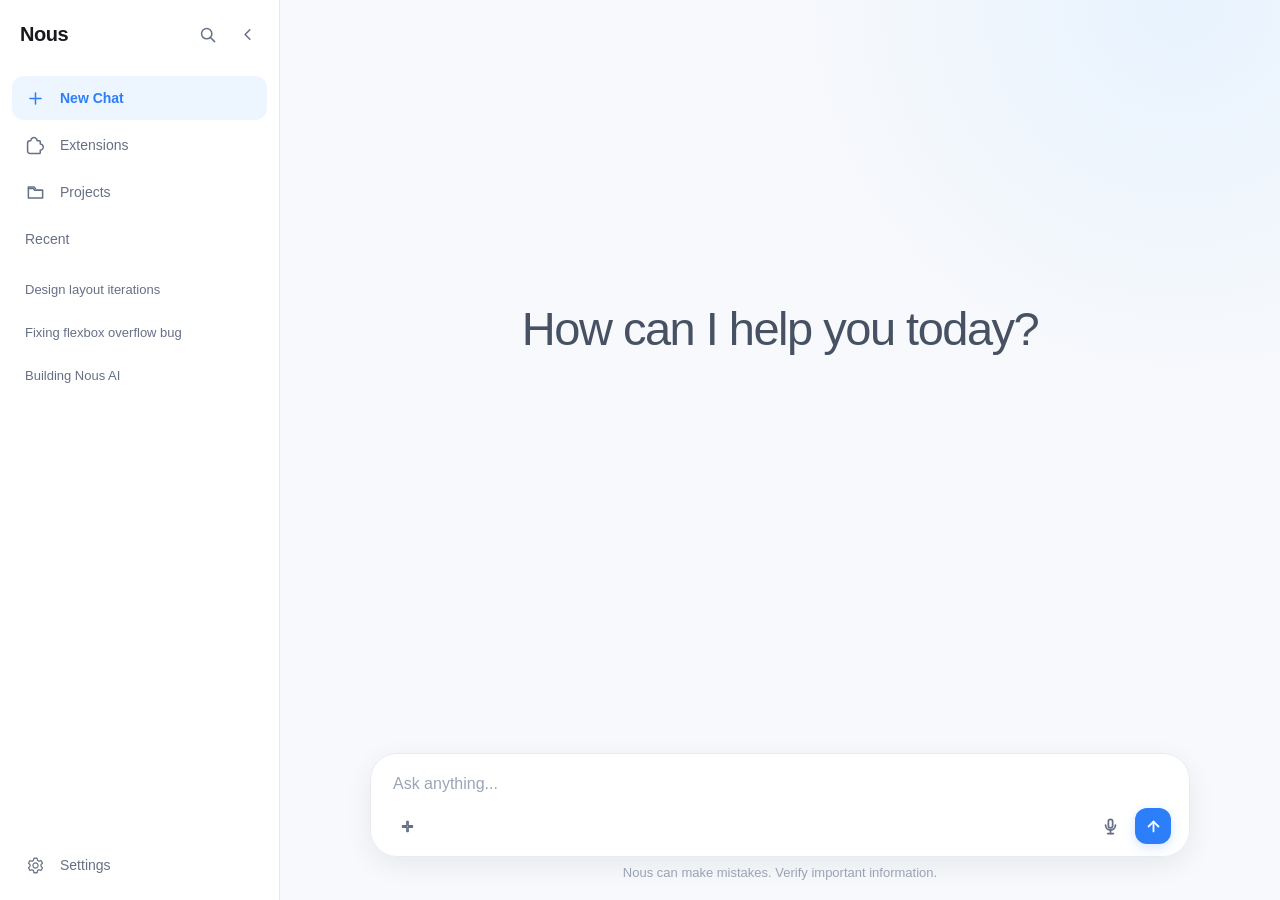
<file: frontend/index.html>
<!DOCTYPE html>
<html lang="en">
<head>
    <meta charset="UTF-8">

    <meta
        name="viewport"
        content="width=device-width, initial-scale=1.0, maximum-scale=1.0, user-scalable=no, interactive-widget=overlays-content"
    >

    <title>Nous</title>

    <link rel="stylesheet" href="style.css">
    <link rel="icon" href="assets/favicon.svg" type="image/svg+xml">
</head>

<body>

    <!-- ================= SIDEBAR ================= -->

    <aside class="sidebar" id="sidebar">

        <!-- SIDEBAR HEADER -->

        <div class="sidebar-header">

            <!-- OPEN STATE -->

            <div class="nous-brand">
                Nous
            </div>


            <!-- COLLAPSED STATE -->

            <button
                class="collapsed-brand"
                id="collapsedBrand"
                aria-label="Open sidebar"
                title="Open sidebar"
            >
                <img src="assets/favicon.svg" alt="Nous">

                <span class="collapsed-open-icon">

                    <svg viewBox="0 0 24 24" aria-hidden="true">
                        <path d="M9 6l6 6-6 6"></path>
                    </svg>

                </span>

            </button>


            <div class="sidebar-header-spacer"></div>


            <div class="sidebar-header-actions">

                <!-- SEARCH -->

                <button
                    class="sidebar-icon-btn"
                    id="searchBtn"
                    aria-label="Search"
                    title="Search"
                >
                    <svg viewBox="0 0 24 24" aria-hidden="true">
                        <circle cx="11" cy="11" r="6.5"></circle>
                        <path d="M16 16l5 5"></path>
                    </svg>
                </button>


                <!-- CLOSE -->

                <button
                    class="sidebar-icon-btn"
                    id="collapseBtn"
                    aria-label="Close sidebar"
                    title="Close sidebar"
                >
                    <svg viewBox="0 0 24 24" aria-hidden="true">
                        <path d="M15 6l-6 6 6 6"></path>
                    </svg>
                </button>

            </div>

        </div>


        <!-- ================= NAVIGATION ================= -->

        <nav class="main-nav">

            <!-- NEW CHAT -->

            <button
                class="nav-item new-chat-btn"
                id="newChatBtn"
            >

                <span class="nav-icon">

                    <svg viewBox="0 0 24 24" aria-hidden="true">
                        <path d="M12 5v14"></path>
                        <path d="M5 12h14"></path>
                    </svg>

                </span>

                <span class="nav-label">
                    New Chat
                </span>

            </button>


            <!-- EXTENSIONS -->

            <button class="nav-item">

                <span class="nav-icon">

                    <svg
                        viewBox="0 0 24 24"
                        aria-hidden="true"
                    >
                        <path d="
                            M17 22H5
                            A3 3 0 0 1 2 19
                            V9
                            A3 3 0 0 1 5 6
                            H6
                            A4 4 0 0 1 13.3 3.82
                            A3.86 3.86 0 0 1 14 6
                            H17
                            A1 1 0 0 1 18 7
                            V10
                            A4 4 0 0 1 20.18 17.3
                            A3.86 3.86 0 0 1 18 18
                            V21
                            A1 1 0 0 1 17 22Z
                        "></path>
                    </svg>

                </span>

                <span class="nav-label">
                    Extensions
                </span>

            </button>


            <!-- PROJECTS -->

            <button class="nav-item">

                <span class="nav-icon">

                    <svg viewBox="0 0 24 24" aria-hidden="true">
                        <path d="M3 7h6l2 2h10v10H3z"></path>
                        <path d="M3 7V5h7l2 2"></path>
                    </svg>

                </span>

                <span class="nav-label">
                    Projects
                </span>

            </button>


            <!-- RECENT -->

            <button
                class="nav-item recent-nav-btn"
                id="openRecentFromSidebar"
            >

                <span class="nav-icon recent-icon">

                    <svg viewBox="0 0 20 20" aria-hidden="true">

                        <path d="
                            M4.5 4.5h11
                            A2.5 2.5 0 0 1 18 7
                            v5.5
                            a2.5 2.5 0 0 1-2.5 2.5
                            H9
                            l-4.5 3
                            v-3.2
                            A2.5 2.5 0 0 1 2 12.3
                            V7
                            A2.5 2.5 0 0 1 4.5 4.5Z
                        "></path>

                    </svg>

                </span>

                <span class="nav-label">
                    Recent
                </span>

            </button>

        </nav>


        <!-- ================= RECENT CONTENT ================= -->

        <section class="recent-section">

            <div class="history-list">

                <button class="history-item">
                    Design layout iterations
                </button>

                <button class="history-item">
                    Fixing flexbox overflow bug
                </button>

                <button class="history-item">
                    Building Nous AI
                </button>

            </div>

        </section>


        <!-- ================= SETTINGS ================= -->

        <div class="sidebar-footer">

            <button class="nav-item settings-btn">

                <span class="nav-icon">

                    <svg
                        viewBox="0 0 48 48"
                        aria-hidden="true"
                    >

                        <path d="
                            M24 4
                            C22.423103 4 20.902664 4.1994284 19.451172 4.5371094
                            A1.50015 1.50015 0 0 0 18.300781 5.8359375
                            L17.982422 8.7382812
                            C17.878304 9.6893592 17.328913 10.530853 16.5 11.009766
                            C15.672739 11.487724 14.66862 11.540667 13.792969 11.15625
                            L13.791016 11.15625
                            L11.125 9.9824219
                            A1.50015 1.50015 0 0 0 9.4257812 10.330078
                            C7.3532865 12.539588 5.7626807 15.215064 4.859375 18.201172
                            A1.50015 1.50015 0 0 0 5.4082031 19.845703
                            L7.7734375 21.580078
                            C8.5457929 22.147918 9 23.042801 9 24
                            C9 24.95771 8.5458041 25.853342 7.7734375 26.419922
                            L5.4082031 28.152344
                            A1.50015 1.50015 0 0 0 4.859375 29.796875
                            C5.7625845 32.782665 7.3519262 35.460112 9.4257812 37.669922
                            A1.50015 1.50015 0 0 0 11.125 38.015625
                            L13.791016 36.841797
                            C14.667094 36.456509 15.672169 36.511947 16.5 36.990234
                            C17.328913 37.469147 17.878304 38.310641 17.982422 39.261719
                            L18.300781 42.164062
                            A1.50015 1.50015 0 0 0 19.449219 43.460938
                            C20.901371 43.799844 22.423103 44 24 44
                            C25.576897 44 27.097336 43.800572 28.548828 43.462891
                            A1.50015 1.50015 0 0 0 29.699219 42.164062
                            L30.017578 39.261719
                            C30.121696 38.310641 30.671087 37.469147 31.5 36.990234
                            C32.327261 36.512276 33.33138 36.45738 34.207031 36.841797
                            L36.875 38.015625
                            A1.50015 1.50015 0 0 0 38.574219 37.669922
                            C40.646713 35.460412 42.237319 32.782983 43.140625 29.796875
                            A1.50015 1.50015 0 0 0 42.591797 28.152344
                            L40.226562 26.419922
                            C39.454197 25.853342 39 24.95771 39 24
                            C39 23.04229 39.454197 22.146658 40.226562 21.580078
                            L42.591797 19.847656
                            A1.50015 1.50015 0 0 0 43.140625 18.203125
                            C42.237319 15.217017 40.646713 12.539588 38.574219 10.330078
                            A1.50015 1.50015 0 0 0 36.875 9.984375
                            L34.207031 11.158203
                            C33.33138 11.54262 32.327261 11.487724 31.5 11.009766
                            C30.671087 10.530853 30.121696 9.6893592 30.017578 8.7382812
                            L29.699219 5.8359375
                            A1.50015 1.50015 0 0 0 28.550781 4.5390625
                            C27.098629 4.2001555 25.576897 4 24 4z

                            M24 7
                            C24.974302 7 25.90992 7.1748796 26.847656 7.3398438
                            L27.035156 9.0644531
                            C27.243038 10.963375 28.346913 12.652335 30 13.607422
                            C31.654169 14.563134 33.668094 14.673009 35.416016 13.904297
                            L37.001953 13.207031
                            C38.219788 14.669402 39.183985 16.321182 39.857422 18.130859
                            L38.451172 19.162109
                            C36.911538 20.291529 36 22.08971 36 24
                            C36 25.91029 36.911538 27.708471 38.451172 28.837891
                            L39.857422 29.869141
                            C39.183985 31.678818 38.219788 33.330598 37.001953 34.792969
                            L35.416016 34.095703
                            C33.668094 33.326991 31.654169 33.436866 30 34.392578
                            C28.346913 35.347665 27.243038 37.036625 27.035156 38.935547
                            L26.847656 40.660156
                            C25.910002 40.82466 24.973817 41 24 41
                            C23.025698 41 22.09008 40.82512 21.152344 40.660156
                            L20.964844 38.935547
                            C20.756962 37.036625 19.653087 35.347665 18 34.392578
                            C16.345831 33.436866 14.331906 33.326991 12.583984 34.095703
                            L10.998047 34.792969
                            C9.7799772 33.330806 8.8159425 31.678964 8.1425781 29.869141
                            L9.5488281 28.837891
                            C11.088462 27.708471 12 25.91029 12 24
                            C12 22.08971 11.087719 20.290363 9.5488281 19.160156
                            L8.1425781 18.128906
                            C8.8163325 16.318532 9.7814501 14.667839 11 13.205078
                            L12.583984 13.902344
                            C14.331906 14.671056 16.345831 14.563134 18 13.607422
                            C19.653087 12.652335 20.756962 10.963375 20.964844 9.0644531
                            L21.152344 7.3398438
                            C22.089998 7.1753403 23.026183 7 24 7z

                            M24 16
                            C19.599487 16 16 19.59949 16 24
                            C16 28.40051 19.599487 32 24 32
                            C28.400513 32 32 28.40051 32 24
                            C32 19.59949 28.400513 16 24 16z

                            M24 19
                            C26.779194 19 29 21.220808 29 24
                            C29 26.779192 26.779194 29 24 29
                            C21.220806 29 19 26.779192 19 24
                            C19 21.220808 21.220806 19 24 19z
                        "></path>

                    </svg>

                </span>

                <span class="nav-label">
                    Settings
                </span>

            </button>

        </div>

    </aside>


    <!-- ================= RECENT OVERLAY ================= -->

    <div
        class="recent-popup"
        id="recentPopup"
        aria-hidden="true"
    >

        <div class="recent-popup-header">

            <span>
                Recent
            </span>

            <button
                class="recent-popup-close"
                id="recentPopupClose"
                aria-label="Close recent"
                title="Close"
            >

                <svg viewBox="0 0 24 24" aria-hidden="true">
                    <path d="M6 6l12 12M18 6L6 18"></path>
                </svg>

            </button>

        </div>


        <div class="recent-popup-list">

            <button>
                Design layout iterations
            </button>

            <button>
                Fixing flexbox overflow bug
            </button>

            <button>
                Building Nous AI
            </button>

        </div>

    </div>


    <!-- ================= MAIN ================= -->

    <main class="main-container">

        <!-- MOBILE HEADER -->

        <header class="mobile-header">

            <button
                class="mobile-circle-btn"
                id="mobileMenuBtn"
                aria-label="Open menu"
            >

                <svg viewBox="0 0 24 24" aria-hidden="true">
                    <path d="M4 7h16M4 12h16M4 17h16"></path>
                </svg>

            </button>


            <div class="mobile-header-spacer"></div>

        </header>


        <!-- CHAT AREA -->

        <section
            class="chat-area"
            id="chatArea"
        >

            <div
                class="welcome-section"
                id="welcomeSection"
            >

                <h1 class="welcome-title">
                    How can I help you today?
                </h1>

            </div>

        </section>


        <!-- ================= TASKBAR ================= -->

        <div
            class="chat-bottom"
            id="chatBottom"
        >

            <div class="input-wrapper">

                <textarea
                    class="chat-textarea"
                    id="chatInput"
                    rows="1"
                    placeholder="Ask anything..."
                    aria-label="Message Nous"
                ></textarea>


                <div class="input-actions">

                    <!-- ADD -->

                    <div class="toolbar-buttons">

                        <button
                            class="action-btn mobile-action-circle"
                            id="uploadBtn"
                            title="Add"
                            aria-label="Add"
                        >

                            <svg viewBox="0 0 24 24" aria-hidden="true">
                                <path d="M19 11h-6V5h-2v6H5v2h6v6h2v-6h6z"></path>
                            </svg>

                        </button>

                    </div>


                    <div class="right-buttons">

                        <!-- MICROPHONE -->

                        <button
                            class="action-btn mic-btn"
                            id="micBtn"
                            title="Voice"
                            aria-label="Voice"
                        >

                            <svg
                                viewBox="0 0 24 24"
                                aria-hidden="true"
                            >

                                <rect
                                    x="9"
                                    y="2"
                                    width="6"
                                    height="12"
                                    rx="3"
                                ></rect>

                                <path d="M5 10a7 7 0 0 0 14 0"></path>

                                <line
                                    x1="12"
                                    y1="17"
                                    x2="12"
                                    y2="22"
                                ></line>

                                <line
                                    x1="8"
                                    y1="22"
                                    x2="16"
                                    y2="22"
                                ></line>

                            </svg>

                        </button>


                        <!-- SEND -->

                        <button
                            class="send-btn"
                            id="sendBtn"
                            title="Send"
                            aria-label="Send"
                        >

                            <svg viewBox="0 0 24 24" aria-hidden="true">
                                <path d="M12 19V5"></path>
                                <path d="M5 12l7-7 7 7"></path>
                            </svg>

                        </button>

                    </div>

                </div>

            </div>


            <p class="disclaimer">
                Nous can make mistakes. Verify important information.
            </p>

        </div>

    </main>


    <!-- ================= MOBILE OVERLAY ================= -->

    <div
        class="sidebar-overlay"
        id="sidebarOverlay"
    ></div>


    <script src="script.js"></script>

</body>
</html>
</file>
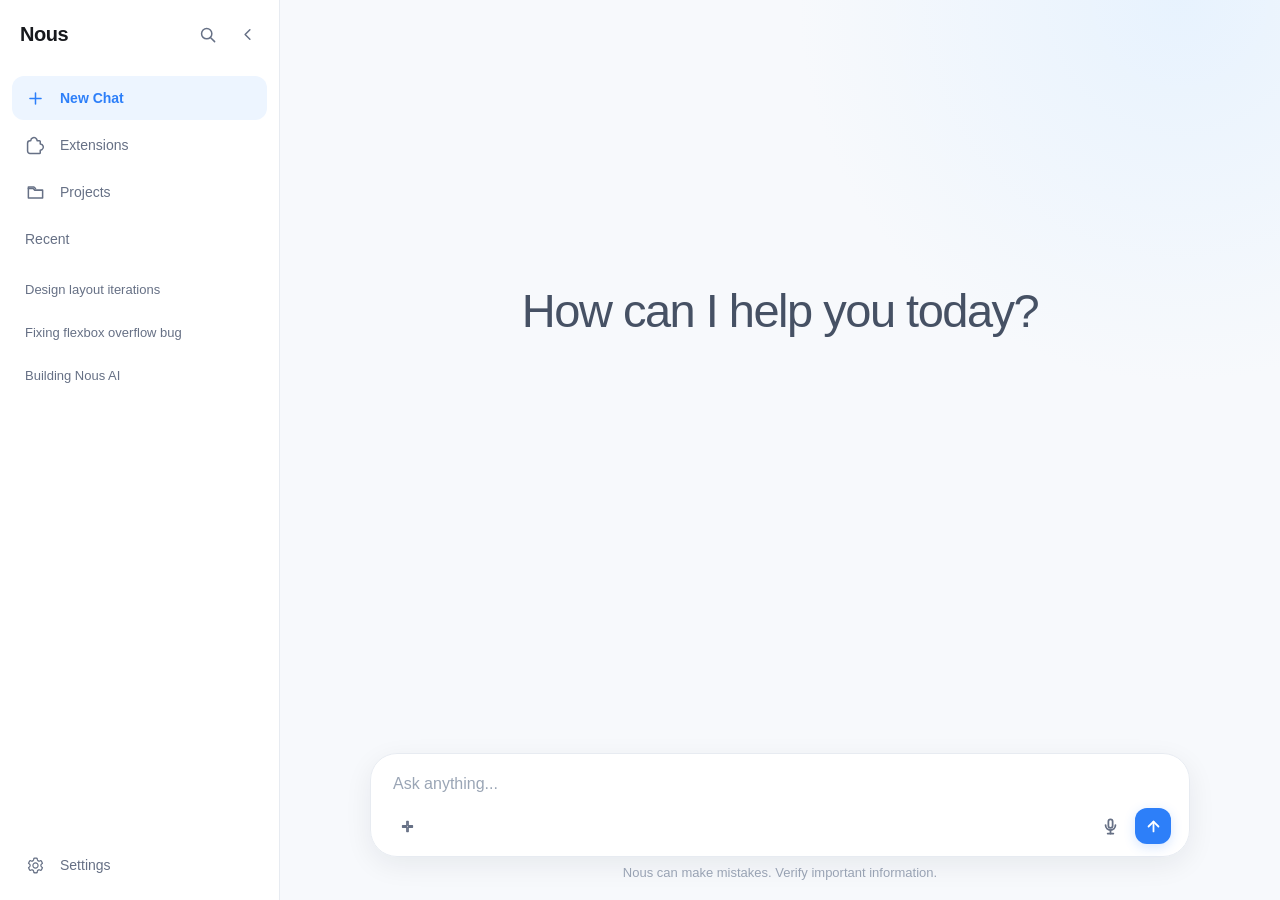
<file: frontend/app.html>
<!DOCTYPE html>
<html lang="en">
<head>
    <meta charset="UTF-8">

    <meta
        name="viewport"
        content="width=device-width, initial-scale=1.0, maximum-scale=1.0, user-scalable=no, interactive-widget=overlays-content"
    >

    <title>Nous</title>

    <link rel="stylesheet" href="app.css">
    <link rel="icon" href="assets/favicon.svg" type="image/svg+xml">
</head>

<body>

    <!-- ================= SIDEBAR ================= -->

    <aside class="sidebar" id="sidebar">

        <!-- SIDEBAR HEADER -->

        <div class="sidebar-header">

            <!-- OPEN STATE -->

            <div class="nous-brand">
                Nous
            </div>


            <!-- COLLAPSED STATE -->

            <button
                class="collapsed-brand"
                id="collapsedBrand"
                aria-label="Open sidebar"
                title="Open sidebar"
            >
                <img src="assets/favicon.svg" alt="Nous">

                <span class="collapsed-open-icon">

                    <svg viewBox="0 0 24 24" aria-hidden="true">
                        <path d="M9 6l6 6-6 6"></path>
                    </svg>

                </span>

            </button>


            <div class="sidebar-header-spacer"></div>


            <div class="sidebar-header-actions">

                <!-- SEARCH -->

                <button
                    class="sidebar-icon-btn"
                    id="searchBtn"
                    aria-label="Search"
                    title="Search"
                >
                    <svg viewBox="0 0 24 24" aria-hidden="true">
                        <circle cx="11" cy="11" r="6.5"></circle>
                        <path d="M16 16l5 5"></path>
                    </svg>
                </button>


                <!-- CLOSE -->

                <button
                    class="sidebar-icon-btn"
                    id="collapseBtn"
                    aria-label="Close sidebar"
                    title="Close sidebar"
                >
                    <svg viewBox="0 0 24 24" aria-hidden="true">
                        <path d="M15 6l-6 6 6 6"></path>
                    </svg>
                </button>

            </div>

        </div>


        <!-- ================= NAVIGATION ================= -->

        <nav class="main-nav">

            <!-- NEW CHAT -->

            <button
                class="nav-item new-chat-btn"
                id="newChatBtn"
            >

                <span class="nav-icon">

                    <svg viewBox="0 0 24 24" aria-hidden="true">
                        <path d="M12 5v14"></path>
                        <path d="M5 12h14"></path>
                    </svg>

                </span>

                <span class="nav-label">
                    New Chat
                </span>

            </button>


            <!-- EXTENSIONS -->

            <button class="nav-item">

                <span class="nav-icon">

                    <svg
                        viewBox="0 0 24 24"
                        aria-hidden="true"
                    >
                        <path d="
                            M17 22H5
                            A3 3 0 0 1 2 19
                            V9
                            A3 3 0 0 1 5 6
                            H6
                            A4 4 0 0 1 13.3 3.82
                            A3.86 3.86 0 0 1 14 6
                            H17
                            A1 1 0 0 1 18 7
                            V10
                            A4 4 0 0 1 20.18 17.3
                            A3.86 3.86 0 0 1 18 18
                            V21
                            A1 1 0 0 1 17 22Z
                        "></path>
                    </svg>

                </span>

                <span class="nav-label">
                    Extensions
                </span>

            </button>


            <!-- PROJECTS -->

            <button class="nav-item">

                <span class="nav-icon">

                    <svg viewBox="0 0 24 24" aria-hidden="true">
                        <path d="M3 7h6l2 2h10v10H3z"></path>
                        <path d="M3 7V5h7l2 2"></path>
                    </svg>

                </span>

                <span class="nav-label">
                    Projects
                </span>

            </button>


            <!-- RECENT -->

            <button
                class="nav-item recent-nav-btn"
                id="openRecentFromSidebar"
            >

                <span class="nav-icon recent-icon">

                    <svg viewBox="0 0 20 20" aria-hidden="true">

                        <path d="
                            M4.5 4.5h11
                            A2.5 2.5 0 0 1 18 7
                            v5.5
                            a2.5 2.5 0 0 1-2.5 2.5
                            H9
                            l-4.5 3
                            v-3.2
                            A2.5 2.5 0 0 1 2 12.3
                            V7
                            A2.5 2.5 0 0 1 4.5 4.5Z
                        "></path>

                    </svg>

                </span>

                <span class="nav-label">
                    Recent
                </span>

            </button>

        </nav>


        <!-- ================= RECENT CONTENT ================= -->

        <section class="recent-section">

            <div class="history-list">

                <button class="history-item">
                    Design layout iterations
                </button>

                <button class="history-item">
                    Fixing flexbox overflow bug
                </button>

                <button class="history-item">
                    Building Nous AI
                </button>

            </div>

        </section>


        <!-- ================= SETTINGS ================= -->

        <div class="sidebar-footer">

            <button class="nav-item settings-btn">

                <span class="nav-icon">

                    <svg
                        viewBox="0 0 48 48"
                        aria-hidden="true"
                    >

                        <path d="
                            M24 4
                            C22.423103 4 20.902664 4.1994284 19.451172 4.5371094
                            A1.50015 1.50015 0 0 0 18.300781 5.8359375
                            L17.982422 8.7382812
                            C17.878304 9.6893592 17.328913 10.530853 16.5 11.009766
                            C15.672739 11.487724 14.66862 11.540667 13.792969 11.15625
                            L13.791016 11.15625
                            L11.125 9.9824219
                            A1.50015 1.50015 0 0 0 9.4257812 10.330078
                            C7.3532865 12.539588 5.7626807 15.215064 4.859375 18.201172
                            A1.50015 1.50015 0 0 0 5.4082031 19.845703
                            L7.7734375 21.580078
                            C8.5457929 22.147918 9 23.042801 9 24
                            C9 24.95771 8.5458041 25.853342 7.7734375 26.419922
                            L5.4082031 28.152344
                            A1.50015 1.50015 0 0 0 4.859375 29.796875
                            C5.7625845 32.782665 7.3519262 35.460112 9.4257812 37.669922
                            A1.50015 1.50015 0 0 0 11.125 38.015625
                            L13.791016 36.841797
                            C14.667094 36.456509 15.672169 36.511947 16.5 36.990234
                            C17.328913 37.469147 17.878304 38.310641 17.982422 39.261719
                            L18.300781 42.164062
                            A1.50015 1.50015 0 0 0 19.449219 43.460938
                            C20.901371 43.799844 22.423103 44 24 44
                            C25.576897 44 27.097336 43.800572 28.548828 43.462891
                            A1.50015 1.50015 0 0 0 29.699219 42.164062
                            L30.017578 39.261719
                            C30.121696 38.310641 30.671087 37.469147 31.5 36.990234
                            C32.327261 36.512276 33.33138 36.45738 34.207031 36.841797
                            L36.875 38.015625
                            A1.50015 1.50015 0 0 0 38.574219 37.669922
                            C40.646713 35.460412 42.237319 32.782983 43.140625 29.796875
                            A1.50015 1.50015 0 0 0 42.591797 28.152344
                            L40.226562 26.419922
                            C39.454197 25.853342 39 24.95771 39 24
                            C39 23.04229 39.454197 22.146658 40.226562 21.580078
                            L42.591797 19.847656
                            A1.50015 1.50015 0 0 0 43.140625 18.203125
                            C42.237319 15.217017 40.646713 12.539588 38.574219 10.330078
                            A1.50015 1.50015 0 0 0 36.875 9.984375
                            L34.207031 11.158203
                            C33.33138 11.54262 32.327261 11.487724 31.5 11.009766
                            C30.671087 10.530853 30.121696 9.6893592 30.017578 8.7382812
                            L29.699219 5.8359375
                            A1.50015 1.50015 0 0 0 28.550781 4.5390625
                            C27.098629 4.2001555 25.576897 4 24 4z

                            M24 7
                            C24.974302 7 25.90992 7.1748796 26.847656 7.3398438
                            L27.035156 9.0644531
                            C27.243038 10.963375 28.346913 12.652335 30 13.607422
                            C31.654169 14.563134 33.668094 14.673009 35.416016 13.904297
                            L37.001953 13.207031
                            C38.219788 14.669402 39.183985 16.321182 39.857422 18.130859
                            L38.451172 19.162109
                            C36.911538 20.291529 36 22.08971 36 24
                            C36 25.91029 36.911538 27.708471 38.451172 28.837891
                            L39.857422 29.869141
                            C39.183985 31.678818 38.219788 33.330598 37.001953 34.792969
                            L35.416016 34.095703
                            C33.668094 33.326991 31.654169 33.436866 30 34.392578
                            C28.346913 35.347665 27.243038 37.036625 27.035156 38.935547
                            L26.847656 40.660156
                            C25.910002 40.82466 24.973817 41 24 41
                            C23.025698 41 22.09008 40.82512 21.152344 40.660156
                            L20.964844 38.935547
                            C20.756962 37.036625 19.653087 35.347665 18 34.392578
                            C16.345831 33.436866 14.331906 33.326991 12.583984 34.095703
                            L10.998047 34.792969
                            C9.7799772 33.330806 8.8159425 31.678964 8.1425781 29.869141
                            L9.5488281 28.837891
                            C11.088462 27.708471 12 25.91029 12 24
                            C12 22.08971 11.087719 20.290363 9.5488281 19.160156
                            L8.1425781 18.128906
                            C8.8163325 16.318532 9.7814501 14.667839 11 13.205078
                            L12.583984 13.902344
                            C14.331906 14.671056 16.345831 14.563134 18 13.607422
                            C19.653087 12.652335 20.756962 10.963375 20.964844 9.0644531
                            L21.152344 7.3398438
                            C22.089998 7.1753403 23.026183 7 24 7z

                            M24 16
                            C19.599487 16 16 19.59949 16 24
                            C16 28.40051 19.599487 32 24 32
                            C28.400513 32 32 28.40051 32 24
                            C32 19.59949 28.400513 16 24 16z

                            M24 19
                            C26.779194 19 29 21.220808 29 24
                            C29 26.779192 26.779194 29 24 29
                            C21.220806 29 19 26.779192 19 24
                            C19 21.220808 21.220806 19 24 19z
                        "></path>

                    </svg>

                </span>

                <span class="nav-label">
                    Settings
                </span>

            </button>

        </div>

    </aside>


    <!-- ================= RECENT OVERLAY ================= -->

    <div
        class="recent-popup"
        id="recentPopup"
        aria-hidden="true"
    >

        <div class="recent-popup-header">

            <span>
                Recent
            </span>

            <button
                class="recent-popup-close"
                id="recentPopupClose"
                aria-label="Close recent"
                title="Close"
            >

                <svg viewBox="0 0 24 24" aria-hidden="true">
                    <path d="M6 6l12 12M18 6L6 18"></path>
                </svg>

            </button>

        </div>


        <div class="recent-popup-list">

            <button>
                Design layout iterations
            </button>

            <button>
                Fixing flexbox overflow bug
            </button>

            <button>
                Building Nous AI
            </button>

        </div>

    </div>


    <!-- ================= MAIN ================= -->

    <main class="main-container">

        <!-- MOBILE HEADER -->

        <header class="mobile-header">

            <button
                class="mobile-circle-btn"
                id="mobileMenuBtn"
                aria-label="Open menu"
            >

                <svg viewBox="0 0 24 24" aria-hidden="true">
                    <path d="M4 7h16M4 12h16M4 17h16"></path>
                </svg>

            </button>


            <div class="mobile-header-spacer"></div>

        </header>


        <!-- CHAT AREA -->

        <section
            class="chat-area"
            id="chatArea"
        >

            <div
                class="welcome-section"
                id="welcomeSection"
            >

                <h1 class="welcome-title">
                    How can I help you today?
                </h1>

            </div>

        </section>


        <!-- ================= TASKBAR ================= -->

        <div
            class="chat-bottom"
            id="chatBottom"
        >

            <div class="input-wrapper">

                <textarea
                    class="chat-textarea"
                    id="chatInput"
                    rows="1"
                    placeholder="Ask anything..."
                    aria-label="Message Nous"
                ></textarea>


                <div class="input-actions">

                    <!-- ADD -->

                    <div class="toolbar-buttons">

                        <button
                            class="action-btn mobile-action-circle"
                            id="uploadBtn"
                            title="Add"
                            aria-label="Add"
                        >

                            <svg viewBox="0 0 24 24" aria-hidden="true">
                                <path d="M19 11h-6V5h-2v6H5v2h6v6h2v-6h6z"></path>
                            </svg>

                        </button>

                    </div>


                    <div class="right-buttons">

                        <!-- MICROPHONE -->

                        <button
                            class="action-btn mic-btn"
                            id="micBtn"
                            title="Voice"
                            aria-label="Voice"
                        >

                            <svg
                                viewBox="0 0 24 24"
                                aria-hidden="true"
                            >

                                <rect
                                    x="9"
                                    y="2"
                                    width="6"
                                    height="12"
                                    rx="3"
                                ></rect>

                                <path d="M5 10a7 7 0 0 0 14 0"></path>

                                <line
                                    x1="12"
                                    y1="17"
                                    x2="12"
                                    y2="22"
                                ></line>

                                <line
                                    x1="8"
                                    y1="22"
                                    x2="16"
                                    y2="22"
                                ></line>

                            </svg>

                        </button>


                        <!-- SEND -->

                        <button
                            class="send-btn"
                            id="sendBtn"
                            title="Send"
                            aria-label="Send"
                        >

                            <svg viewBox="0 0 24 24" aria-hidden="true">
                                <path d="M12 19V5"></path>
                                <path d="M5 12l7-7 7 7"></path>
                            </svg>

                        </button>

                    </div>

                </div>

            </div>


            <p class="disclaimer">
                Nous can make mistakes. Verify important information.
            </p>

        </div>

    </main>


    <!-- ================= MOBILE OVERLAY ================= -->

    <div
        class="sidebar-overlay"
        id="sidebarOverlay"
    ></div>


    <script src="app.js"></script>

</body>
</html>
</file>
<file: frontend/style.css>
:root {

    --bg: #f7f9fc;
    --sidebar: #ffffff;

    --text: #17191d;
    --secondary: #667085;
    --muted: #98a2b3;

    --blue: #2d7ff9;
    --blue-soft: #edf5ff;

    --border: #e7ebf1;

    --sidebar-width: 280px;
    --collapsed-width: 72px;

    --input-width: 820px;
}


/* =========================================
   RESET
========================================= */

* {

    box-sizing: border-box;

    -webkit-tap-highlight-color: transparent;
}


html,
body {

    width: 100%;
    height: 100%;

    margin: 0;
    padding: 0;

    overflow: hidden;
}


body {

    display: flex;

    font-family:
        Inter,
        -apple-system,
        BlinkMacSystemFont,
        "Segoe UI",
        sans-serif;

    color: var(--text);

    background: var(--bg);
}


button,
textarea {
    font: inherit;
}


button {
    border: 0;
}


/* =========================================
   SVG
========================================= */

svg {

    fill: none;

    stroke: currentColor;

    stroke-width: 1.9;

    stroke-linecap: round;
    stroke-linejoin: round;

    flex-shrink: 0;
}

.mic-btn svg,
.send-btn svg {
    stroke-width: 2.5;
}


/* =========================================
   SIDEBAR
========================================= */

.sidebar {

    position: relative;

    width: var(--sidebar-width);
    height: 100vh;

    display: flex;
    flex-direction: column;

    flex-shrink: 0;

    background: var(--sidebar);

    border-right:
        1px solid var(--border);

    transition:
        width .15s ease;
}


/* =========================================
   SIDEBAR HEADER
========================================= */

.sidebar-header {

    position: relative;

    height: 68px;

    display: flex;

    align-items: center;

    padding:
        0 13px 0 20px;
}


.nous-brand {

    color: var(--text);

    font-size: 20px;

    font-weight: 650;

    letter-spacing: -.5px;
}


.sidebar-header-spacer {
    flex: 1;
}


.sidebar-header-actions {

    display: flex;

    align-items: center;

    gap: 2px;
}


.sidebar-icon-btn {

    width: 38px;
    height: 38px;

    display: flex;

    align-items: center;
    justify-content: center;

    border-radius: 11px;

    background: transparent;

    color: var(--secondary);

    cursor: pointer;
}


.sidebar-icon-btn svg {

    width: 19px;
    height: 19px;
}


/* =========================================
   COLLAPSED NOUS LOGO
========================================= */

.collapsed-brand {

    position: absolute;

    left: 15px;
    top: 13px;

    width: 42px;
    height: 42px;

    display: none;

    align-items: center;
    justify-content: center;

    padding: 0;

    border-radius: 13px;

    background: transparent;

    color: var(--secondary);

    cursor: pointer;
}


.collapsed-brand img {

    width: 28px;
    height: 28px;

    display: block;

    object-fit: contain;
}


.collapsed-open-icon {

    position: absolute;

    inset: 0;

    display: flex;

    align-items: center;
    justify-content: center;

    opacity: 0;
}


.collapsed-open-icon svg {

    width: 22px;
    height: 22px;
}


@media (hover: hover) and (pointer: fine) {

    .collapsed-brand:hover img {
        opacity: 0;
    }

    .collapsed-brand:hover
    .collapsed-open-icon {
        opacity: 1;
    }

}


/* =========================================
   NAVIGATION
========================================= */

.main-nav {

    display: flex;

    flex-direction: column;

    gap: 3px;

    padding:
        8px 12px 0;
}


.nav-item {

    width: 100%;
    height: 44px;

    display: flex;

    align-items: center;

    gap: 14px;

    padding:
        0 13px;

    border-radius: 12px;

    background: transparent;

    color: var(--secondary);

    font-size: 14px;

    font-weight: 500;

    text-align: left;

    cursor: pointer;
}


.nav-icon {

    width: 21px;
    height: 21px;

    display: flex;

    align-items: center;
    justify-content: center;

    flex-shrink: 0;
}


.nav-icon svg {

    width: 19px;
    height: 19px;
}


.new-chat-btn {

    color: var(--blue);

    background: var(--blue-soft);

    font-weight: 600;
}


/* =========================================
   RECENT
========================================= */

.recent-section {

    flex: 1;

    min-height: 0;

    padding:
        8px 12px 0;
}


.history-list {

    display: flex;

    flex-direction: column;

    gap: 2px;

    overflow-y: auto;

    scrollbar-width: thin;
}


.history-item {

    width: 100%;

    min-height: 41px;

    padding:
        0 13px;

    border-radius: 11px;

    background: transparent;

    color: var(--secondary);

    font-size: 13px;

    text-align: left;

    white-space: nowrap;

    overflow: hidden;

    text-overflow: ellipsis;

    cursor: pointer;
}


.recent-nav-btn .recent-icon {
    display: none;
}


/* =========================================
   SETTINGS
========================================= */

.sidebar-footer {

    padding:
        10px 12px 13px;

    margin-top: auto;
}


.settings-btn .nav-icon svg {

    width: 19px;
    height: 19px;

    stroke: none;

    fill: currentColor;
}


/* =========================================
   MAIN
========================================= */

.main-container {

    position: relative;

    min-width: 0;

    width: 100%;
    height: 100vh;

    flex: 1;

    background:
        radial-gradient(
            circle at 90% 0%,
            rgba(223, 239, 255, .65),
            transparent 30%
        );
}


/* =========================================
   CHAT
========================================= */

.chat-area {

    position: absolute;

    inset: 0;

    overflow-y: auto;

    overscroll-behavior: contain;

    -webkit-overflow-scrolling: touch;

    padding-top: 68px;

    padding-bottom: 180px;

    scrollbar-width: thin;

    scrollbar-color:
        rgba(102, 112, 133, .38)
        transparent;

    z-index: 1;
}


.welcome-section {

    min-height: 100%;

    display: flex;

    align-items: center;

    justify-content: center;

    padding:
        30px
        24px
        160px;
}


.welcome-title {

    margin: 0;

    color: #465164;

    font-size:
        clamp(32px, 4vw, 47px);

    font-weight: 400;

    line-height: 1.15;

    letter-spacing: -1.5px;

    text-align: center;
}


/* =========================================
   TASKBAR
========================================= */

.chat-bottom {

    position: absolute;

    left: 0;
    right: 0;
    bottom: 0;

    width: 100%;

    display: flex;

    flex-direction: column;

    align-items: center;

    padding:
        0
        32px
        20px;

    z-index: 10;

    will-change: transform;
}

.chat-area::-webkit-scrollbar {
    width: 6px;
}

.chat-area::-webkit-scrollbar-track {
    background: transparent;
}

.chat-area::-webkit-scrollbar-thumb {
    background: rgba(102, 112, 133, .38);
    border-radius: 999px;
}

.chat-area::-webkit-scrollbar-thumb:hover {
    background: rgba(102, 112, 133, .50);
}d

.chat-area::-webkit-scrollbar-button {
    display: none;
    width: 0;
    height: 0;
}

.input-wrapper {

    width: 100%;

    max-width:
        var(--input-width);

    padding:
        16px 18px 12px;

    border:
        1px solid var(--border);

    border-radius: 27px;

    background:
        rgba(255, 255, 255, .96);

    box-shadow:
        0 8px 28px
        rgba(15, 23, 42, .07);
}


.chat-textarea {

    width: 100%;

    min-height: 29px;
    max-height: 200px;

    display: block;

    padding:
        2px 4px;

    resize: none;

    border: 0;

    outline: 0;

    background: transparent;

    color: var(--text);

    font-size: 16px;

    line-height: 1.55;

    overflow-y: auto;
}


.chat-textarea::placeholder {
    color: #9aa5b5;
}


.input-actions {

    display: flex;

    align-items: center;

    justify-content: space-between;

    margin-top: 9px;
}


.toolbar-buttons,
.right-buttons {

    display: flex;

    align-items: center;

    gap: 7px;
}


/* =========================================
   SMALLER CHAT BUTTONS
========================================= */

.action-btn,
.send-btn {

    width: 36px;
    height: 36px;

    display: flex;

    align-items: center;
    justify-content: center;

    border-radius: 12px;

    cursor: pointer;
}


.action-btn {

    background: transparent;

    color: var(--secondary);
}


.send-btn {

    background: var(--blue);

    color: #fff;

    box-shadow:
        0 3px 12px
        rgba(45, 127, 249, .20);
}


.action-btn svg,
.send-btn svg {

    width: 17px;
    height: 17px;
}


.send-btn svg {
    stroke: white;
}


.disclaimer {

    margin:
        8px 0 0;

    color: var(--muted);

    font-size: 13px;

    text-align: center;
}


/* =========================================
   COLLAPSED SIDEBAR
========================================= */

body.sidebar-collapsed
.sidebar {

    width:
        var(--collapsed-width);
}


body.sidebar-collapsed
.sidebar-header {

    height: 68px;

    justify-content: center;

    padding: 0;
}


body.sidebar-collapsed
.nous-brand,

body.sidebar-collapsed
.sidebar-header-spacer,

body.sidebar-collapsed
.sidebar-header-actions {

    display: none;
}


body.sidebar-collapsed
.collapsed-brand {

    display: flex;
}


/* =========================================
   COLLAPSED NAVIGATION
========================================= */

body.sidebar-collapsed
.main-nav {

    gap: 3px;

    padding:
        8px 12px 0;
}


body.sidebar-collapsed
.nav-item {

    justify-content: center;

    gap: 0;

    padding: 0;
}


body.sidebar-collapsed
.nav-label {
    display: none;
}


body.sidebar-collapsed
.recent-section {
    display: none;
}


body.sidebar-collapsed
.recent-nav-btn {

    display: flex;

    justify-content: center;

    align-items: center;
}


body.sidebar-collapsed
.recent-nav-btn
.recent-icon {

    display: flex;
}


body.sidebar-collapsed
.sidebar-footer {

    margin-top: auto;

    padding:
        10px 12px 13px;
}


body.sidebar-collapsed
.sidebar-footer
.settings-btn {

    justify-content: center;

    gap: 0;

    padding: 0;
}


/* =========================================
   RECENT POPUP / OVERLAY
========================================= */

.recent-popup {

    position: fixed;

    z-index: 100;

    left: 0;
    top: 0;

    width: 300px;

    padding: 8px;

    display: none;

    border: 1px solid var(--border);

    border-radius: 17px;

    background: #fff;

    box-shadow:
        0 14px 40px
        rgba(15, 23, 42, .13);
}


.recent-popup.open {
    display: block;
}


.recent-popup-header {

    height: 42px;

    display: flex;

    align-items: center;

    justify-content: space-between;

    padding:
        0 9px;

    color: var(--text);

    font-size: 14px;

    font-weight: 600;
}


.recent-popup-close {

    width: 32px;
    height: 32px;

    display: flex;

    align-items: center;
    justify-content: center;

    border-radius: 9px;

    background: transparent;

    color: var(--secondary);

    cursor: pointer;
}


.recent-popup-close svg {

    width: 17px;
    height: 17px;
}


.recent-popup-list {

    display: flex;

    flex-direction: column;
}


.recent-popup-list button {

    width: 100%;

    min-height: 42px;

    padding:
        0 9px;

    border-radius: 10px;

    background: transparent;

    color: var(--secondary);

    font-size: 13px;

    text-align: left;

    white-space: nowrap;

    overflow: hidden;

    text-overflow: ellipsis;

    cursor: pointer;
}

/* =========================================
   CHAT MESSAGES
========================================= */

.user-message,
.assistant-message {

    max-width: 820px;

    margin:
        0 auto 16px;

    font-size: 15px;

    line-height: 1.6;

    white-space: pre-wrap;
}


.user-message {

    width: fit-content;

    max-width: min(
        820px,
        calc(100% - 36px)
    );

    margin-left: auto;
    margin-right: 18px;

    padding:
        12px 16px;

    color: var(--text);

    text-align: left;

    background: #ffffff;

    border:
        1px solid var(--border);

    border-radius: 18px;

    box-shadow:
        0 4px 14px
        rgba(15, 23, 42, .05);
}


.assistant-message {

    color: var(--text);

    text-align: left;

    background: transparent;

    border: 0;

    border-radius: 0;

    box-shadow: none;

    opacity: 0;

    transform: translateY(6px);

    transition:
        opacity .16s ease-out,
        transform .16s ease-out;
}


.assistant-message.spawned {

    opacity: 1;

    transform: translateY(0);
}

/* =========================================
   MOBILE HEADER
========================================= */

.mobile-header {
    display: none;
}


/* =========================================
   DESKTOP HOVER
========================================= */

@media (hover: hover) and (pointer: fine) {

    .sidebar-icon-btn:hover,
    .action-btn:hover,
    .recent-popup-close:hover {

        background: #f1f4f8;
    }


    .nav-item:not(.new-chat-btn):hover,
    .history-item:hover,
    .recent-popup-list button:hover {

        background: #f5f7fa;

        color: var(--text);
    }


    .send-btn:hover {
        background: #196cf0;
    }


    .collapsed-brand:hover {
        background: #f4f6f9;
    }


    .input-wrapper:focus-within {
        border-color: #bfd8fb;
    }

}


/* =========================================
   MOBILE
========================================= */

@media (max-width: 640px) {

    html,
    body {
        background: var(--bg);
    }


    body {
        display: block;
    }


    /* MOBILE DRAWER */

    .sidebar {

        position: fixed;

        z-index: 40;

        top: 0;
        left: 0;

        width:
            min(86vw, 330px);

        height: 100dvh;

        transform:
            translateX(-100%);

        transition:
            transform .15s ease;

        box-shadow:
            10px 0 35px
            rgba(15, 23, 42, .10);
    }


    body.mobile-sidebar-open
    .sidebar {

        transform:
            translateX(0);
    }


    /* MOBILE SIDEBAR ALWAYS OPEN */

    body.sidebar-collapsed
    .sidebar {

        width:
            min(86vw, 330px);

        transform:
            translateX(-100%);
    }


    body.mobile-sidebar-open
    .sidebar-collapsed
    .sidebar {

        transform:
            translateX(0);
    }


    body.sidebar-collapsed
    .collapsed-brand {

        display: none;
    }


    body.sidebar-collapsed
    .nous-brand {

        display: block;
    }


    body.sidebar-collapsed
    .sidebar-header {

        justify-content: flex-start;

        height: 68px;

        padding:
            0 13px 0 20px;
    }


    body.sidebar-collapsed
    .sidebar-header-spacer {

        display: block;
    }


    body.sidebar-collapsed
    .sidebar-header-actions {

        display: flex;
    }


    body.sidebar-collapsed
    .main-nav {

        padding:
            8px 12px 0;
    }


    body.sidebar-collapsed
    .nav-item {

        justify-content: flex-start;

        gap: 14px;

        padding:
            0 13px;
    }


    body.sidebar-collapsed
    .nav-label {

        display: inline;
    }


    body.sidebar-collapsed
    .recent-nav-btn
    .recent-icon {

        display: none;
    }


    body.sidebar-collapsed
    .recent-section {

        display: block;

        padding:
            8px 12px 0;
    }


    /* MOBILE OVERLAY */

    .sidebar-overlay {

        position: fixed;

        z-index: 35;

        inset: 0;

        background:rgba(17, 24, 39, .18);

        opacity: 0;

        pointer-events: none;
    }


    body.mobile-sidebar-open
    .sidebar-overlay {

        opacity: 1;

        pointer-events: auto;
    }


    /* MOBILE MAIN */

    .main-container {

        width: 100%;

        height: 100dvh;

        background: var(--bg);
    }


    .mobile-header {

        height: 58px;

        display: flex;

        align-items: center;

        justify-content: space-between;

        padding:
            0 12px;

        flex-shrink: 0;
    }


    .mobile-header-spacer {
        flex: 1;
    }


    .mobile-circle-btn {

        width: 42px;
        height: 42px;

        display: flex;

        align-items: center;
        justify-content: center;

        border-radius: 50%;

        background: #fff;

        color: var(--text);

        box-shadow:
            0 3px 12px
            rgba(15, 23, 42, .10);
    }


    .mobile-circle-btn svg {

        width: 19px;
        height: 19px;
    }


    /* MOBILE CHAT */

    .chat-area {

        height:
            calc(100dvh - 58px);
    }


    .welcome-section {

        padding:
            35px
            18px
            175px;
    }


    .welcome-title {

        max-width: 340px;

        font-size: 31px;

        letter-spacing: -1px;
    }


    /* MOBILE TASKBAR */

    .chat-bottom {

        position: fixed;

        left: 0;
        right: 0;
        bottom: 0;

        width: 100%;

        padding:
            0
            10px
            max(
                9px,
                env(safe-area-inset-bottom)
            );

        background:
            linear-gradient(
                to bottom,
                transparent,
                var(--bg) 22px
            );

        z-index: 20;

        will-change: bottom;
    }


    .input-wrapper {

        padding:
            12px
            12px
            9px;

        border-radius: 23px;

        background: #fff;

        box-shadow:
            0 5px 20px
            rgba(15, 23, 42, .07);
    }


    .chat-textarea {

        min-height: 27px;

        max-height: 150px;

        font-size: 16px;

        line-height: 1.5;
    }


    .input-actions {
        margin-top: 7px;
    }


    /* SMALLER MOBILE BUTTONS */

    .mobile-action-circle,
    .mic-btn,
    .send-btn {

        width: 36px;
        height: 36px;

        border-radius: 50%;
    }


    .mobile-action-circle,
    .mic-btn {

        background: #fff;

        box-shadow:
            0 3px 12px
            rgba(15, 23, 42, .08);
    }


    .send-btn {

        box-shadow:
            0 3px 12px
            rgba(45, 127, 249, .20);
    }


    .mobile-action-circle svg,
    .mic-btn svg,
    .send-btn svg {

        width: 17px;
        height: 17px;
    }


    .disclaimer {

        margin-top: 7px;

        font-size: 11px;
    }

    /* KEEP SETTINGS LEFT-ALIGNED ON MOBILE */
    
    body.mobile-sidebar-open .sidebar-footer .settings-btn {
        justify-content: flex-start;
        gap: 14px;
        padding: 0 13px;
    }

    body.mobile-sidebar-open .sidebar-footer .settings-btn .nav-label {
        display: inline;
    }


    /* MOBILE RECENT */

    .recent-popup {

        left: 12px;
        right: 12px;

        bottom: 78px;

        width: auto;
    }


    /*
     * On mobile Recent is not shown as
     * the collapsed-sidebar popup.
     *
     * Recent remains inside the drawer.
     */

    .recent-popup {
        display: none;
    }


    .recent-popup.open {
        display: none;
    }


    body.mobile-sidebar-open .sidebar {
        width: min(86vw, 330px);
        max-width: 330px;
        height: 100dvh;
        left: 0;
        right: auto;
        z-index: 40;

        transform: translateX(0);
    }


    /* Make sure the sidebar contents remain visible */
    body.mobile-sidebar-open .sidebar-header,
    body.mobile-sidebar-open .main-nav,
    body.mobile-sidebar-open .recent-section,
    body.mobile-sidebar-open .sidebar-footer {
        position: relative;
        z-index: 1;
    }


    /* Mobile sidebar should always behave like an open sidebar */
    body.mobile-sidebar-open .nous-brand {
        display: block;
    }


    body.mobile-sidebar-open .sidebar-header-actions {
        display: flex;
    }


    body.mobile-sidebar-open .main-nav {
        display: flex;
    }


    body.mobile-sidebar-open .recent-section {
        display: block;
    }


    body.mobile-sidebar-open .sidebar-footer {
        display: block;
        margin-top: auto;
    }


    /* Restore normal mobile navigation */
    body.mobile-sidebar-open .nav-item {
        justify-content: flex-start;
        gap: 14px;
        padding: 0 13px;
    }


    body.mobile-sidebar-open .nav-label {
        display: inline;
    }


    body.mobile-sidebar-open .recent-nav-btn .recent-icon {
        display: none;
    }


    /* Never show collapsed-sidebar styling while the drawer is open */
    body.mobile-sidebar-open.sidebar-collapsed .collapsed-brand {
        display: none;
    }


    body.mobile-sidebar-open.sidebar-collapsed .nous-brand {
        display: block;
    }


    body.mobile-sidebar-open.sidebar-collapsed .nav-label {
        display: inline;
    }


    body.mobile-sidebar-open.sidebar-collapsed .recent-section {
        display: block;
    }


    /* NO HOVERS / NO ANIMATIONS */

    * {

        transition: none !important;

        animation: none !important;
    }

}


/* =========================================
   REDUCED MOTION
========================================= */

@media (prefers-reduced-motion: reduce) {

    *,
    *::before,
    *::after {

        transition: none !important;

        animation: none !important;
    }

}
</file>
<file: frontend/app.css>
:root {

    --bg: #f7f9fc;
    --sidebar: #ffffff;

    --text: #17191d;
    --secondary: #667085;
    --muted: #98a2b3;

    --blue: #2d7ff9;
    --blue-soft: #edf5ff;

    --border: #e7ebf1;

    --sidebar-width: 280px;
    --collapsed-width: 72px;

    --input-width: 820px;
}


/* =========================================
   RESET
========================================= */

* {

    box-sizing: border-box;

    -webkit-tap-highlight-color: transparent;
}


html,
body {

    width: 100%;
    height: 100%;

    margin: 0;
    padding: 0;

    overflow: hidden;
}


body {

    display: flex;

    font-family:
        Inter,
        -apple-system,
        BlinkMacSystemFont,
        "Segoe UI",
        sans-serif;

    color: var(--text);

    background: var(--bg);
}


button,
textarea {
    font: inherit;
}


button {
    border: 0;
}


/* =========================================
   SVG
========================================= */

svg {

    fill: none;

    stroke: currentColor;

    stroke-width: 1.9;

    stroke-linecap: round;
    stroke-linejoin: round;

    flex-shrink: 0;
}

.mic-btn svg,
.send-btn svg {
    stroke-width: 2.5;
}


/* =========================================
   SIDEBAR
========================================= */

.sidebar {

    position: relative;

    width: var(--sidebar-width);
    height: 100vh;

    display: flex;
    flex-direction: column;

    flex-shrink: 0;

    background: var(--sidebar);

    border-right:
        1px solid var(--border);

    transition:
        width .15s ease;
}


/* =========================================
   SIDEBAR HEADER
========================================= */

.sidebar-header {

    position: relative;

    height: 68px;

    display: flex;

    align-items: center;

    padding:
        0 13px 0 20px;
}


.nous-brand {

    color: var(--text);

    font-size: 20px;

    font-weight: 650;

    letter-spacing: -.5px;
}


.sidebar-header-spacer {
    flex: 1;
}


.sidebar-header-actions {

    display: flex;

    align-items: center;

    gap: 2px;
}


.sidebar-icon-btn {

    width: 38px;
    height: 38px;

    display: flex;

    align-items: center;
    justify-content: center;

    border-radius: 11px;

    background: transparent;

    color: var(--secondary);

    cursor: pointer;
}


.sidebar-icon-btn svg {

    width: 19px;
    height: 19px;
}


/* =========================================
   COLLAPSED NOUS LOGO
========================================= */

.collapsed-brand {

    position: absolute;

    left: 15px;
    top: 13px;

    width: 42px;
    height: 42px;

    display: none;

    align-items: center;
    justify-content: center;

    padding: 0;

    border-radius: 13px;

    background: transparent;

    color: var(--secondary);

    cursor: pointer;
}


.collapsed-brand img {

    width: 28px;
    height: 28px;

    display: block;

    object-fit: contain;
}


.collapsed-open-icon {

    position: absolute;

    inset: 0;

    display: flex;

    align-items: center;
    justify-content: center;

    opacity: 0;
}


.collapsed-open-icon svg {

    width: 22px;
    height: 22px;
}


@media (hover: hover) and (pointer: fine) {

    .collapsed-brand:hover img {
        opacity: 0;
    }

    .collapsed-brand:hover
    .collapsed-open-icon {
        opacity: 1;
    }

}


/* =========================================
   NAVIGATION
========================================= */

.main-nav {

    display: flex;

    flex-direction: column;

    gap: 3px;

    padding:
        8px 12px 0;
}


.nav-item {

    width: 100%;
    height: 44px;

    display: flex;

    align-items: center;

    gap: 14px;

    padding:
        0 13px;

    border-radius: 12px;

    background: transparent;

    color: var(--secondary);

    font-size: 14px;

    font-weight: 500;

    text-align: left;

    cursor: pointer;
}


.nav-icon {

    width: 21px;
    height: 21px;

    display: flex;

    align-items: center;
    justify-content: center;

    flex-shrink: 0;
}


.nav-icon svg {

    width: 19px;
    height: 19px;
}


.new-chat-btn {

    color: var(--blue);

    background: var(--blue-soft);

    font-weight: 600;
}


/* =========================================
   RECENT
========================================= */

.recent-section {

    flex: 1;

    min-height: 0;

    padding:
        8px 12px 0;
}


.history-list {

    display: flex;

    flex-direction: column;

    gap: 2px;

    overflow-y: auto;

    scrollbar-width: thin;
}


.history-item {

    width: 100%;

    min-height: 41px;

    padding:
        0 13px;

    border-radius: 11px;

    background: transparent;

    color: var(--secondary);

    font-size: 13px;

    text-align: left;

    white-space: nowrap;

    overflow: hidden;

    text-overflow: ellipsis;

    cursor: pointer;
}


.recent-nav-btn .recent-icon {
    display: none;
}


/* =========================================
   SETTINGS
========================================= */

.sidebar-footer {

    padding:
        10px 12px 13px;

    margin-top: auto;
}


.settings-btn .nav-icon svg {

    width: 19px;
    height: 19px;

    stroke: none;

    fill: currentColor;
}


/* =========================================
   MAIN
========================================= */

.main-container {

    position: relative;

    min-width: 0;

    width: 100%;
    height: 100vh;

    flex: 1;

    display: flex;

    flex-direction: column;

    background:
        radial-gradient(
            circle at 90% 0%,
            rgba(223, 239, 255, .65),
            transparent 30%
        );
}


/* =========================================
   CHAT
========================================= */

.chat-area {

    flex: 1;

    min-height: 0;

    overflow-y: auto;

    overscroll-behavior: contain;

    -webkit-overflow-scrolling: touch;
}


.welcome-section {

    min-height: 100%;

    display: flex;

    align-items: center;

    justify-content: center;

    padding:
        30px
        24px
        160px;
}


.welcome-title {

    margin: 0;

    color: #465164;

    font-size:
        clamp(32px, 4vw, 47px);

    font-weight: 400;

    line-height: 1.15;

    letter-spacing: -1.5px;

    text-align: center;
}


/* =========================================
   TASKBAR
========================================= */

.chat-bottom {

    width: 100%;

    display: flex;

    flex-direction: column;

    align-items: center;

    padding:
        0
        32px
        20px;

    flex-shrink: 0;

    will-change: transform;
}


.input-wrapper {

    width: 100%;

    max-width:
        var(--input-width);

    padding:
        16px 18px 12px;

    border:
        1px solid var(--border);

    border-radius: 27px;

    background:
        rgba(255, 255, 255, .96);

    box-shadow:
        0 8px 28px
        rgba(15, 23, 42, .07);
}


.chat-textarea {

    width: 100%;

    min-height: 29px;
    max-height: 200px;

    display: block;

    padding:
        2px 4px;

    resize: none;

    border: 0;

    outline: 0;

    background: transparent;

    color: var(--text);

    font-size: 16px;

    line-height: 1.55;

    overflow-y: auto;
}


.chat-textarea::placeholder {
    color: #9aa5b5;
}


.input-actions {

    display: flex;

    align-items: center;

    justify-content: space-between;

    margin-top: 9px;
}


.toolbar-buttons,
.right-buttons {

    display: flex;

    align-items: center;

    gap: 7px;
}


/* =========================================
   SMALLER CHAT BUTTONS
========================================= */

.action-btn,
.send-btn {

    width: 36px;
    height: 36px;

    display: flex;

    align-items: center;
    justify-content: center;

    border-radius: 12px;

    cursor: pointer;
}


.action-btn {

    background: transparent;

    color: var(--secondary);
}


.send-btn {

    background: var(--blue);

    color: #fff;

    box-shadow:
        0 3px 12px
        rgba(45, 127, 249, .20);
}


.action-btn svg,
.send-btn svg {

    width: 17px;
    height: 17px;
}


.send-btn svg {
    stroke: white;
}


.disclaimer {

    margin:
        8px 0 0;

    color: var(--muted);

    font-size: 13px;

    text-align: center;
}


/* =========================================
   COLLAPSED SIDEBAR
========================================= */

body.sidebar-collapsed
.sidebar {

    width:
        var(--collapsed-width);
}


body.sidebar-collapsed
.sidebar-header {

    height: 68px;

    justify-content: center;

    padding: 0;
}


body.sidebar-collapsed
.nous-brand,

body.sidebar-collapsed
.sidebar-header-spacer,

body.sidebar-collapsed
.sidebar-header-actions {

    display: none;
}


body.sidebar-collapsed
.collapsed-brand {

    display: flex;
}


/* =========================================
   COLLAPSED NAVIGATION
========================================= */

body.sidebar-collapsed
.main-nav {

    gap: 3px;

    padding:
        8px 12px 0;
}


body.sidebar-collapsed
.nav-item {

    justify-content: center;

    gap: 0;

    padding: 0;
}


body.sidebar-collapsed
.nav-label {
    display: none;
}


body.sidebar-collapsed
.recent-section {
    display: none;
}


body.sidebar-collapsed
.recent-nav-btn {

    display: flex;

    justify-content: center;

    align-items: center;
}


body.sidebar-collapsed
.recent-nav-btn
.recent-icon {

    display: flex;
}


body.sidebar-collapsed
.sidebar-footer {

    margin-top: auto;

    padding:
        10px 12px 13px;
}


body.sidebar-collapsed
.sidebar-footer
.settings-btn {

    justify-content: center;

    gap: 0;

    padding: 0;
}


/* =========================================
   RECENT POPUP / OVERLAY
========================================= */

.recent-popup {

    position: fixed;

    z-index: 100;

    left: 0;
    top: 0;

    width: 300px;

    padding: 8px;

    display: none;

    border: 1px solid var(--border);

    border-radius: 17px;

    background: #fff;

    box-shadow:
        0 14px 40px
        rgba(15, 23, 42, .13);
}


.recent-popup.open {
    display: block;
}


.recent-popup-header {

    height: 42px;

    display: flex;

    align-items: center;

    justify-content: space-between;

    padding:
        0 9px;

    color: var(--text);

    font-size: 14px;

    font-weight: 600;
}


.recent-popup-close {

    width: 32px;
    height: 32px;

    display: flex;

    align-items: center;
    justify-content: center;

    border-radius: 9px;

    background: transparent;

    color: var(--secondary);

    cursor: pointer;
}


.recent-popup-close svg {

    width: 17px;
    height: 17px;
}


.recent-popup-list {

    display: flex;

    flex-direction: column;
}


.recent-popup-list button {

    width: 100%;

    min-height: 42px;

    padding:
        0 9px;

    border-radius: 10px;

    background: transparent;

    color: var(--secondary);

    font-size: 13px;

    text-align: left;

    white-space: nowrap;

    overflow: hidden;

    text-overflow: ellipsis;

    cursor: pointer;
}

/* =========================================
   CHAT MESSAGES
========================================= */

.user-message,
.assistant-message {

    width: 100%;

    max-width: 820px;

    margin:
        0 auto 16px;

    padding:
        14px 18px;

    font-size: 15px;

    line-height: 1.6;

    white-space: pre-wrap;
}


.user-message {

    color: var(--text);

    text-align: right;
}


.assistant-message {

    color: var(--text);

    text-align: left;

    background: #ffffff;

    border:
        1px solid var(--border);

    border-radius: 16px;

    box-shadow:
        0 4px 16px
        rgba(15, 23, 42, .04);
}

/* =========================================
   MOBILE HEADER
========================================= */

.mobile-header {
    display: none;
}


/* =========================================
   DESKTOP HOVER
========================================= */

@media (hover: hover) and (pointer: fine) {

    .sidebar-icon-btn:hover,
    .action-btn:hover,
    .recent-popup-close:hover {

        background: #f1f4f8;
    }


    .nav-item:not(.new-chat-btn):hover,
    .history-item:hover,
    .recent-popup-list button:hover {

        background: #f5f7fa;

        color: var(--text);
    }


    .send-btn:hover {
        background: #196cf0;
    }


    .collapsed-brand:hover {
        background: #f4f6f9;
    }


    .input-wrapper:focus-within {
        border-color: #bfd8fb;
    }

}


/* =========================================
   MOBILE
========================================= */

@media (max-width: 640px) {

    html,
    body {
        background: var(--bg);
    }


    body {
        display: block;
    }


    /* MOBILE DRAWER */

    .sidebar {

        position: fixed;

        z-index: 40;

        top: 0;
        left: 0;

        width:
            min(86vw, 330px);

        height: 100dvh;

        transform:
            translateX(-100%);

        transition:
            transform .15s ease;

        box-shadow:
            10px 0 35px
            rgba(15, 23, 42, .10);
    }


    body.mobile-sidebar-open
    .sidebar {

        transform:
            translateX(0);
    }


    /* MOBILE SIDEBAR ALWAYS OPEN */

    body.sidebar-collapsed
    .sidebar {

        width:
            min(86vw, 330px);

        transform:
            translateX(-100%);
    }


    body.mobile-sidebar-open
    .sidebar-collapsed
    .sidebar {

        transform:
            translateX(0);
    }


    body.sidebar-collapsed
    .collapsed-brand {

        display: none;
    }


    body.sidebar-collapsed
    .nous-brand {

        display: block;
    }


    body.sidebar-collapsed
    .sidebar-header {

        justify-content: flex-start;

        height: 68px;

        padding:
            0 13px 0 20px;
    }


    body.sidebar-collapsed
    .sidebar-header-spacer {

        display: block;
    }


    body.sidebar-collapsed
    .sidebar-header-actions {

        display: flex;
    }


    body.sidebar-collapsed
    .main-nav {

        padding:
            8px 12px 0;
    }


    body.sidebar-collapsed
    .nav-item {

        justify-content: flex-start;

        gap: 14px;

        padding:
            0 13px;
    }


    body.sidebar-collapsed
    .nav-label {

        display: inline;
    }


    body.sidebar-collapsed
    .recent-nav-btn
    .recent-icon {

        display: none;
    }


    body.sidebar-collapsed
    .recent-section {

        display: block;

        padding:
            8px 12px 0;
    }


    /* MOBILE OVERLAY */

    .sidebar-overlay {

        position: fixed;

        z-index: 35;

        inset: 0;

        background:rgba(17, 24, 39, .18);

        opacity: 0;

        pointer-events: none;
    }


    body.mobile-sidebar-open
    .sidebar-overlay {

        opacity: 1;

        pointer-events: auto;
    }


    /* MOBILE MAIN */

    .main-container {

        width: 100%;

        height: 100dvh;

        background: var(--bg);
    }


    .mobile-header {

        height: 58px;

        display: flex;

        align-items: center;

        justify-content: space-between;

        padding:
            0 12px;

        flex-shrink: 0;
    }


    .mobile-header-spacer {
        flex: 1;
    }


    .mobile-circle-btn {

        width: 42px;
        height: 42px;

        display: flex;

        align-items: center;
        justify-content: center;

        border-radius: 50%;

        background: #fff;

        color: var(--text);

        box-shadow:
            0 3px 12px
            rgba(15, 23, 42, .10);
    }


    .mobile-circle-btn svg {

        width: 19px;
        height: 19px;
    }


    /* MOBILE CHAT */

    .chat-area {

        height:
            calc(100dvh - 58px);
    }


    .welcome-section {

        padding:
            35px
            18px
            175px;
    }


    .welcome-title {

        max-width: 340px;

        font-size: 31px;

        letter-spacing: -1px;
    }


    /* MOBILE TASKBAR */

    .chat-bottom {

        position: absolute;

        left: 0;
        right: 0;
        bottom: 0;

        padding:
            0
            10px
            max(
                9px,
                env(safe-area-inset-bottom)
            );

        background:
            linear-gradient(
                to bottom,
                transparent,
                var(--bg) 22px
            );
    }


    .input-wrapper {

        padding:
            12px
            12px
            9px;

        border-radius: 23px;

        background: #fff;

        box-shadow:
            0 5px 20px
            rgba(15, 23, 42, .07);
    }


    .chat-textarea {

        min-height: 27px;

        max-height: 150px;

        font-size: 16px;

        line-height: 1.5;
    }


    .input-actions {
        margin-top: 7px;
    }


    /* SMALLER MOBILE BUTTONS */

    .mobile-action-circle,
    .mic-btn,
    .send-btn {

        width: 36px;
        height: 36px;

        border-radius: 50%;
    }


    .mobile-action-circle,
    .mic-btn {

        background: #fff;

        box-shadow:
            0 3px 12px
            rgba(15, 23, 42, .08);
    }


    .send-btn {

        box-shadow:
            0 3px 12px
            rgba(45, 127, 249, .20);
    }


    .mobile-action-circle svg,
    .mic-btn svg,
    .send-btn svg {

        width: 17px;
        height: 17px;
    }


    .disclaimer {

        margin-top: 7px;

        font-size: 11px;
    }

    /* KEEP SETTINGS LEFT-ALIGNED ON MOBILE */
    
    body.mobile-sidebar-open .sidebar-footer .settings-btn {
        justify-content: flex-start;
        gap: 14px;
        padding: 0 13px;
    }

    body.mobile-sidebar-open .sidebar-footer .settings-btn .nav-label {
        display: inline;
    }


    /* MOBILE RECENT */

    .recent-popup {

        left: 12px;
        right: 12px;

        bottom: 78px;

        width: auto;
    }


    /*
     * On mobile Recent is not shown as
     * the collapsed-sidebar popup.
     *
     * Recent remains inside the drawer.
     */

    .recent-popup {
        display: none;
    }


    .recent-popup.open {
        display: none;
    }


    body.mobile-sidebar-open .sidebar {
        width: min(86vw, 330px);
        max-width: 330px;
        height: 100dvh;
        left: 0;
        right: auto;
        z-index: 40;

        transform: translateX(0);
    }


    /* Make sure the sidebar contents remain visible */
    body.mobile-sidebar-open .sidebar-header,
    body.mobile-sidebar-open .main-nav,
    body.mobile-sidebar-open .recent-section,
    body.mobile-sidebar-open .sidebar-footer {
        position: relative;
        z-index: 1;
    }


    /* Mobile sidebar should always behave like an open sidebar */
    body.mobile-sidebar-open .nous-brand {
        display: block;
    }


    body.mobile-sidebar-open .sidebar-header-actions {
        display: flex;
    }


    body.mobile-sidebar-open .main-nav {
        display: flex;
    }


    body.mobile-sidebar-open .recent-section {
        display: block;
    }


    body.mobile-sidebar-open .sidebar-footer {
        display: block;
        margin-top: auto;
    }


    /* Restore normal mobile navigation */
    body.mobile-sidebar-open .nav-item {
        justify-content: flex-start;
        gap: 14px;
        padding: 0 13px;
    }


    body.mobile-sidebar-open .nav-label {
        display: inline;
    }


    body.mobile-sidebar-open .recent-nav-btn .recent-icon {
        display: none;
    }


    /* Never show collapsed-sidebar styling while the drawer is open */
    body.mobile-sidebar-open.sidebar-collapsed .collapsed-brand {
        display: none;
    }


    body.mobile-sidebar-open.sidebar-collapsed .nous-brand {
        display: block;
    }


    body.mobile-sidebar-open.sidebar-collapsed .nav-label {
        display: inline;
    }


    body.mobile-sidebar-open.sidebar-collapsed .recent-section {
        display: block;
    }


    /* NO HOVERS / NO ANIMATIONS */

    * {

        transition: none !important;

        animation: none !important;
    }

}


/* =========================================
   REDUCED MOTION
========================================= */

@media (prefers-reduced-motion: reduce) {

    *,
    *::before,
    *::after {

        transition: none !important;

        animation: none !important;
    }

}
</file>
